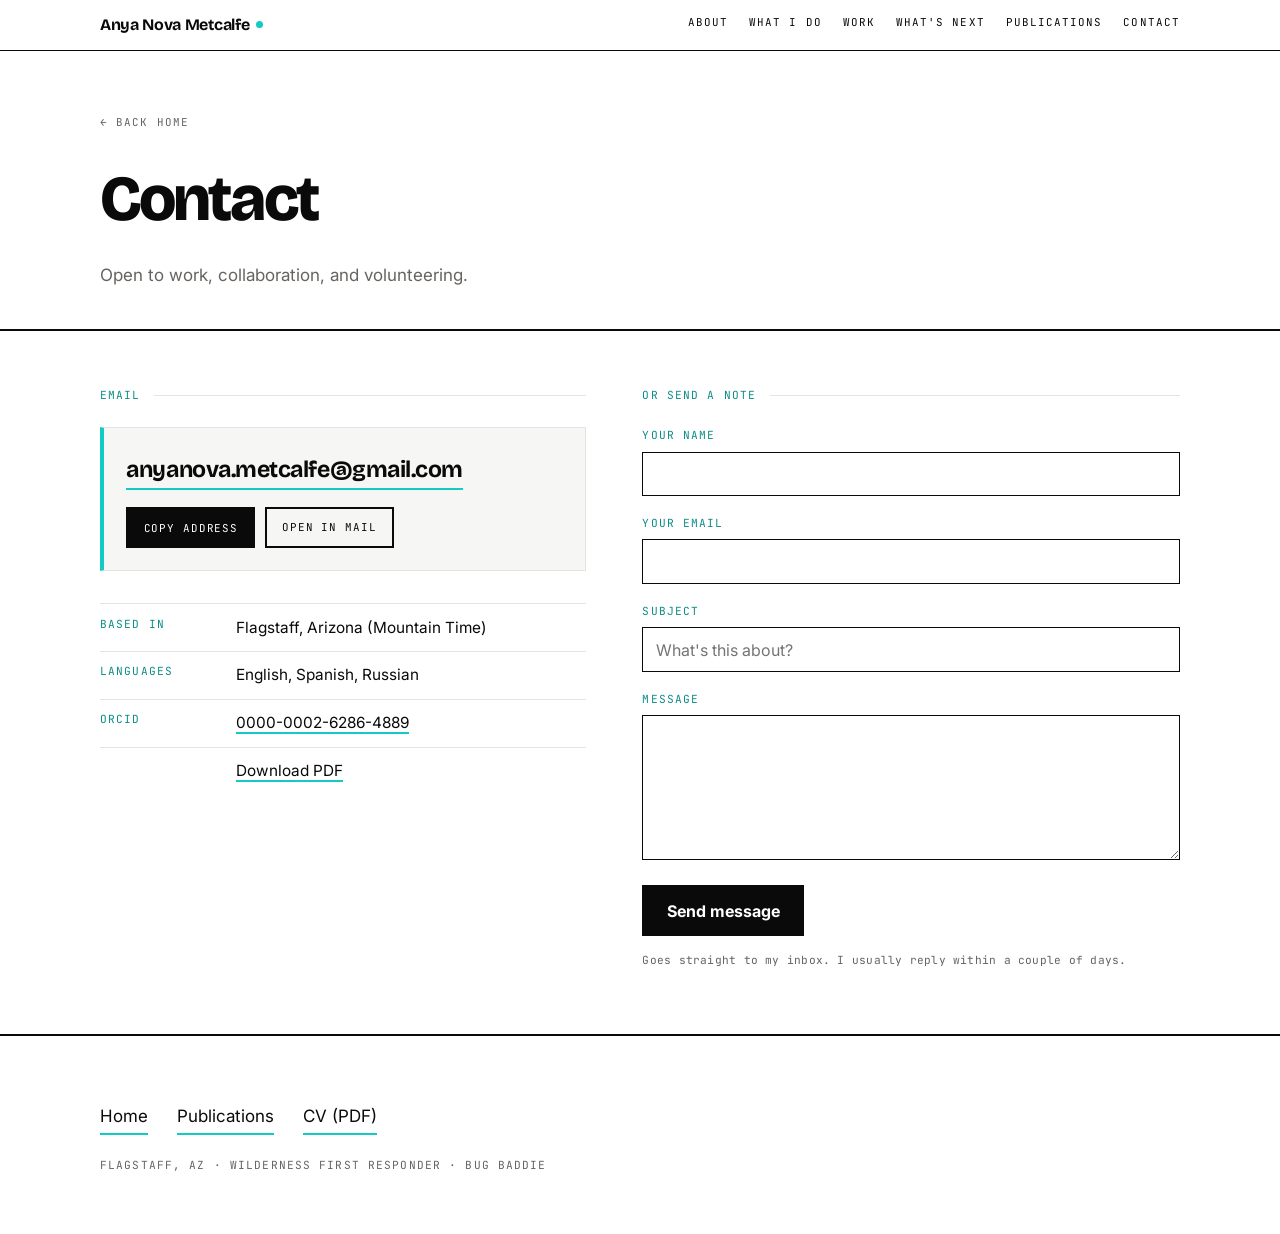
<file: contact.html>
<!DOCTYPE html>
<html lang="en">
<head>
  <meta charset="UTF-8">
  <meta name="viewport" content="width=device-width, initial-scale=1.0">
  <title>Contact — Anya Nova Metcalfe</title>
  <meta name="description" content="Get in touch with Anya Nova Metcalfe, ecologist and science communicator based in Flagstaff, Arizona.">
  <meta name="author" content="Anya Nova Metcalfe">

  <link rel="preconnect" href="https://fonts.googleapis.com">
  <link rel="preconnect" href="https://fonts.gstatic.com" crossorigin>
  <link href="https://fonts.googleapis.com/css2?family=Bricolage+Grotesque:opsz,wght@12..96,300;12..96,700;12..96,800&family=Inter:wght@400;500;600;700&family=JetBrains+Mono:wght@400;500&display=swap" rel="stylesheet">
  <link rel="stylesheet" href="style.css">
</head>
<body>

  <div class="topbar">
    <div class="wrap">
      <a class="brandmark" href="index.html">Anya&nbsp;Nova&nbsp;Metcalfe</a>
      <nav class="navlinks">
        <a href="index.html#about">About</a>
        <a href="index.html#what">What I do</a>
        <a href="index.html#work">Work</a>
        <a href="index.html#next">What&#39;s next</a>
        <a href="publications.html">Publications</a>
        <a href="contact.html">Contact</a>
      </nav>
    </div>
  </div>

  <header class="pub-hero">
    <div class="wrap">
      <a class="back-link" href="index.html">&larr; Back home</a>
      <h1>Contact</h1>
      <p>Open to work, collaboration, and volunteering.</p>
    </div>
  </header>

  <section class="contact-page">
    <div class="wrap contact-grid">

      <!-- ---------- direct email, easy to grab ---------- -->
      <div class="contact-direct">
        <p class="section-label mono">Email</p>
        <div class="email-card">
          <a class="email-big" href="mailto:anyanova.metcalfe@gmail.com">anyanova.metcalfe@gmail.com</a>
          <div class="email-actions">
            <button type="button" id="copyBtn" class="btn-copy mono">Copy address</button>
            <a class="btn-mail mono" href="mailto:anyanova.metcalfe@gmail.com">Open in mail</a>
          </div>
        </div>

        <dl class="detail-list">
          <div><dt class="mono">Based in</dt><dd>Flagstaff, Arizona (Mountain Time)</dd></div>
          <div><dt class="mono">Languages</dt><dd>English, Spanish, Russian</dd></div>
          <div><dt class="mono">ORCID</dt><dd><a href="https://orcid.org/0000-0002-6286-4889">0000-0002-6286-4889</a></dd></div>
          <div><dt class="mono"></dt><dd><a href="Anya Metcalfe CV.pdf" download>Download PDF</a></dd></div>
        </dl>
      </div>

      <!-- ---------- form ---------- -->
      <div class="contact-form-col">
        <p class="section-label mono">Or send a note</p>

        <!-- NOTE FOR ANYA: this form needs a free Formspree account to actually deliver mail.
             1. Sign up at formspree.io with anyanova.metcalfe@gmail.com
             2. Create a new form, copy the endpoint it gives you (looks like https://formspree.io/f/abcdwxyz)
             3. Paste it into the action="" below, replacing YOUR_FORM_ID
             Until you do that, the form will not send. The email above still works regardless. -->
        <form class="contact-form" action="https://formspree.io/f/xbdngqke" method="POST">
          <label class="mono" for="name">Your name</label>
          <input type="text" id="name" name="name" required autocomplete="name">

          <label class="mono" for="email">Your email</label>
          <input type="email" id="email" name="email" required autocomplete="email">

          <label class="mono" for="subject">Subject</label>
          <input type="text" id="subject" name="_subject" placeholder="What&#39;s this about?">

          <label class="mono" for="message">Message</label>
          <textarea id="message" name="message" rows="6" required></textarea>

          <button type="submit" class="btn-send">Send message</button>
          <p class="form-note mono">Goes straight to my inbox. I usually reply within a couple of days.</p>
        </form>
      </div>

    </div>
  </section>

  <footer>
    <div class="wrap">
      <div class="contact-links">
        <a href="index.html">Home</a>
        <a href="publications.html">Publications</a>
        <a href="Anya Metcalfe CV.pdf" download>CV (PDF)</a>
      </div>
      <p class="footer-note mono">Flagstaff, AZ &middot; Wilderness First Responder &middot; Bug Baddie</p>
    </div>
  </footer>

  <script>
    var btn = document.getElementById('copyBtn');
    btn.addEventListener('click', function () {
      navigator.clipboard.writeText('anyanova.metcalfe@gmail.com').then(function () {
        btn.textContent = 'Copied';
        setTimeout(function () { btn.textContent = 'Copy address'; }, 1800);
      }, function () {
        btn.textContent = 'Press Ctrl+C';
      });
    });
  </script>

</body>
</html>
</file>
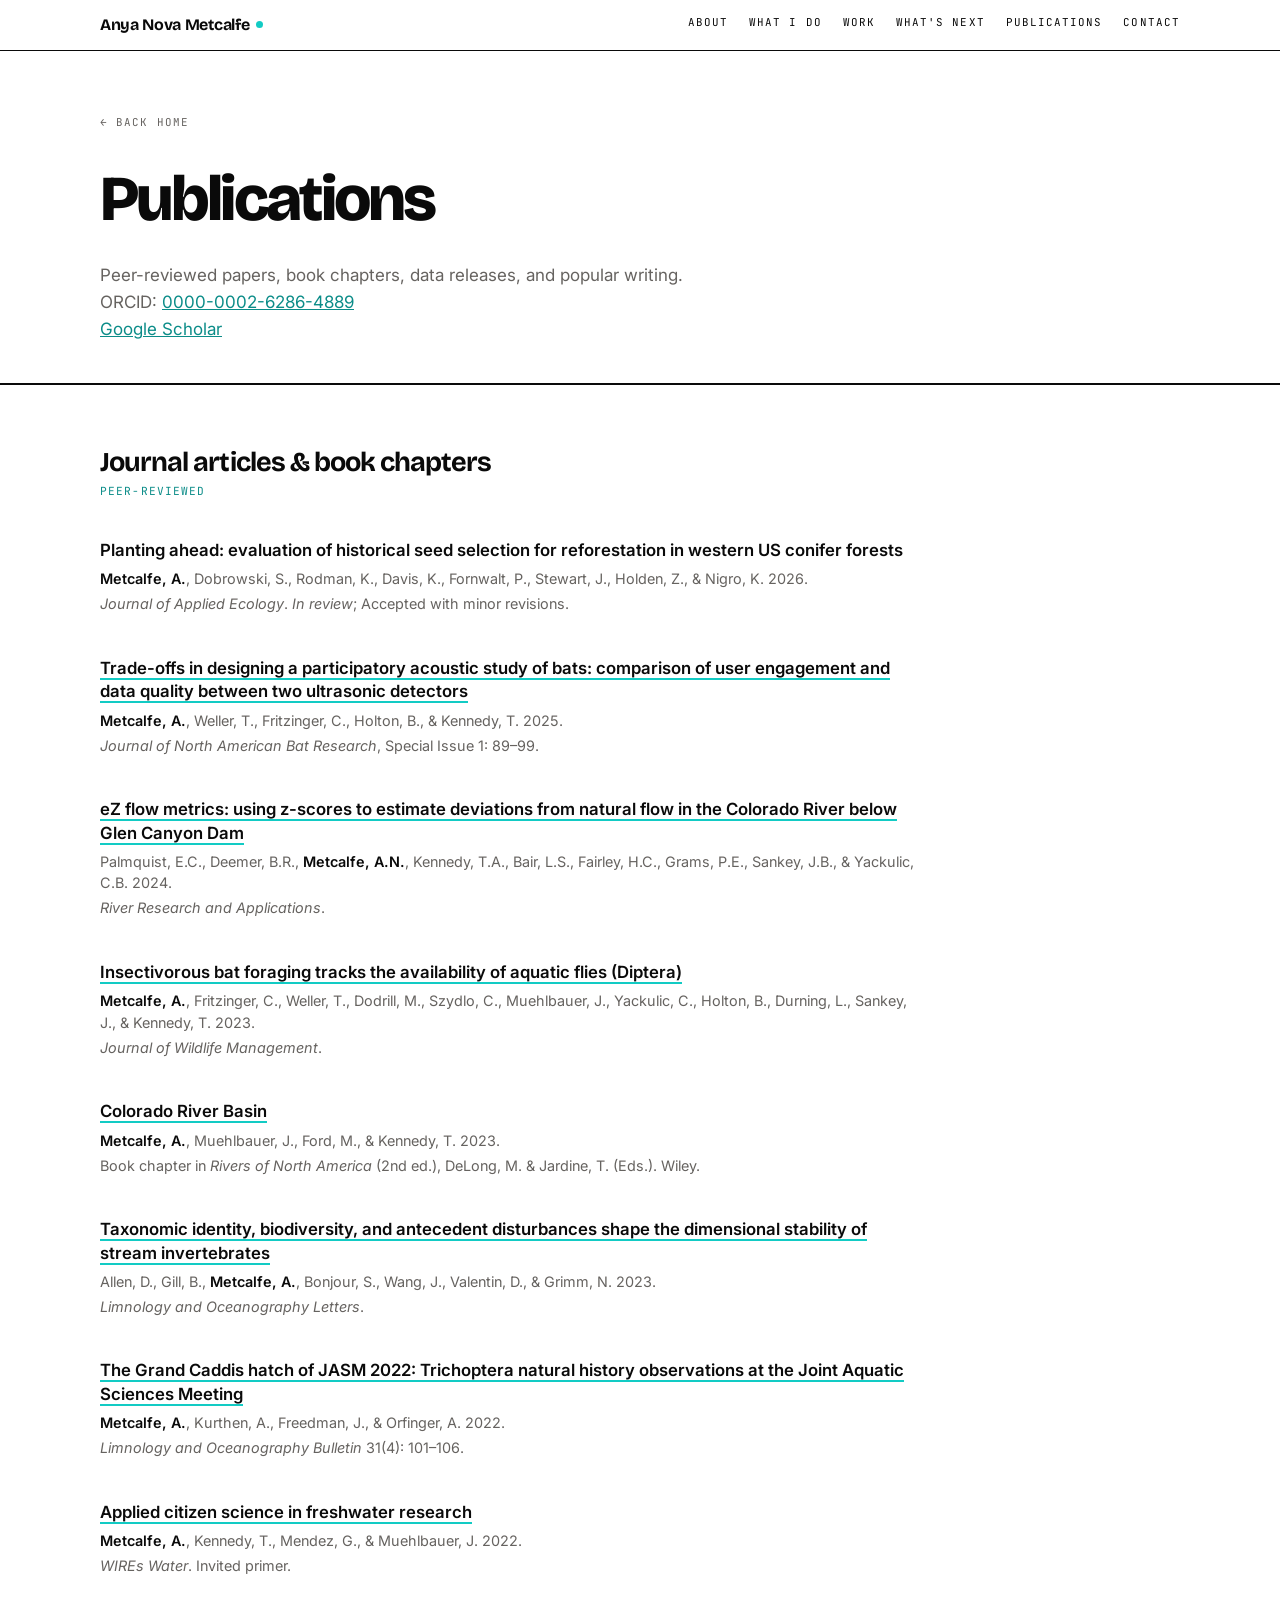
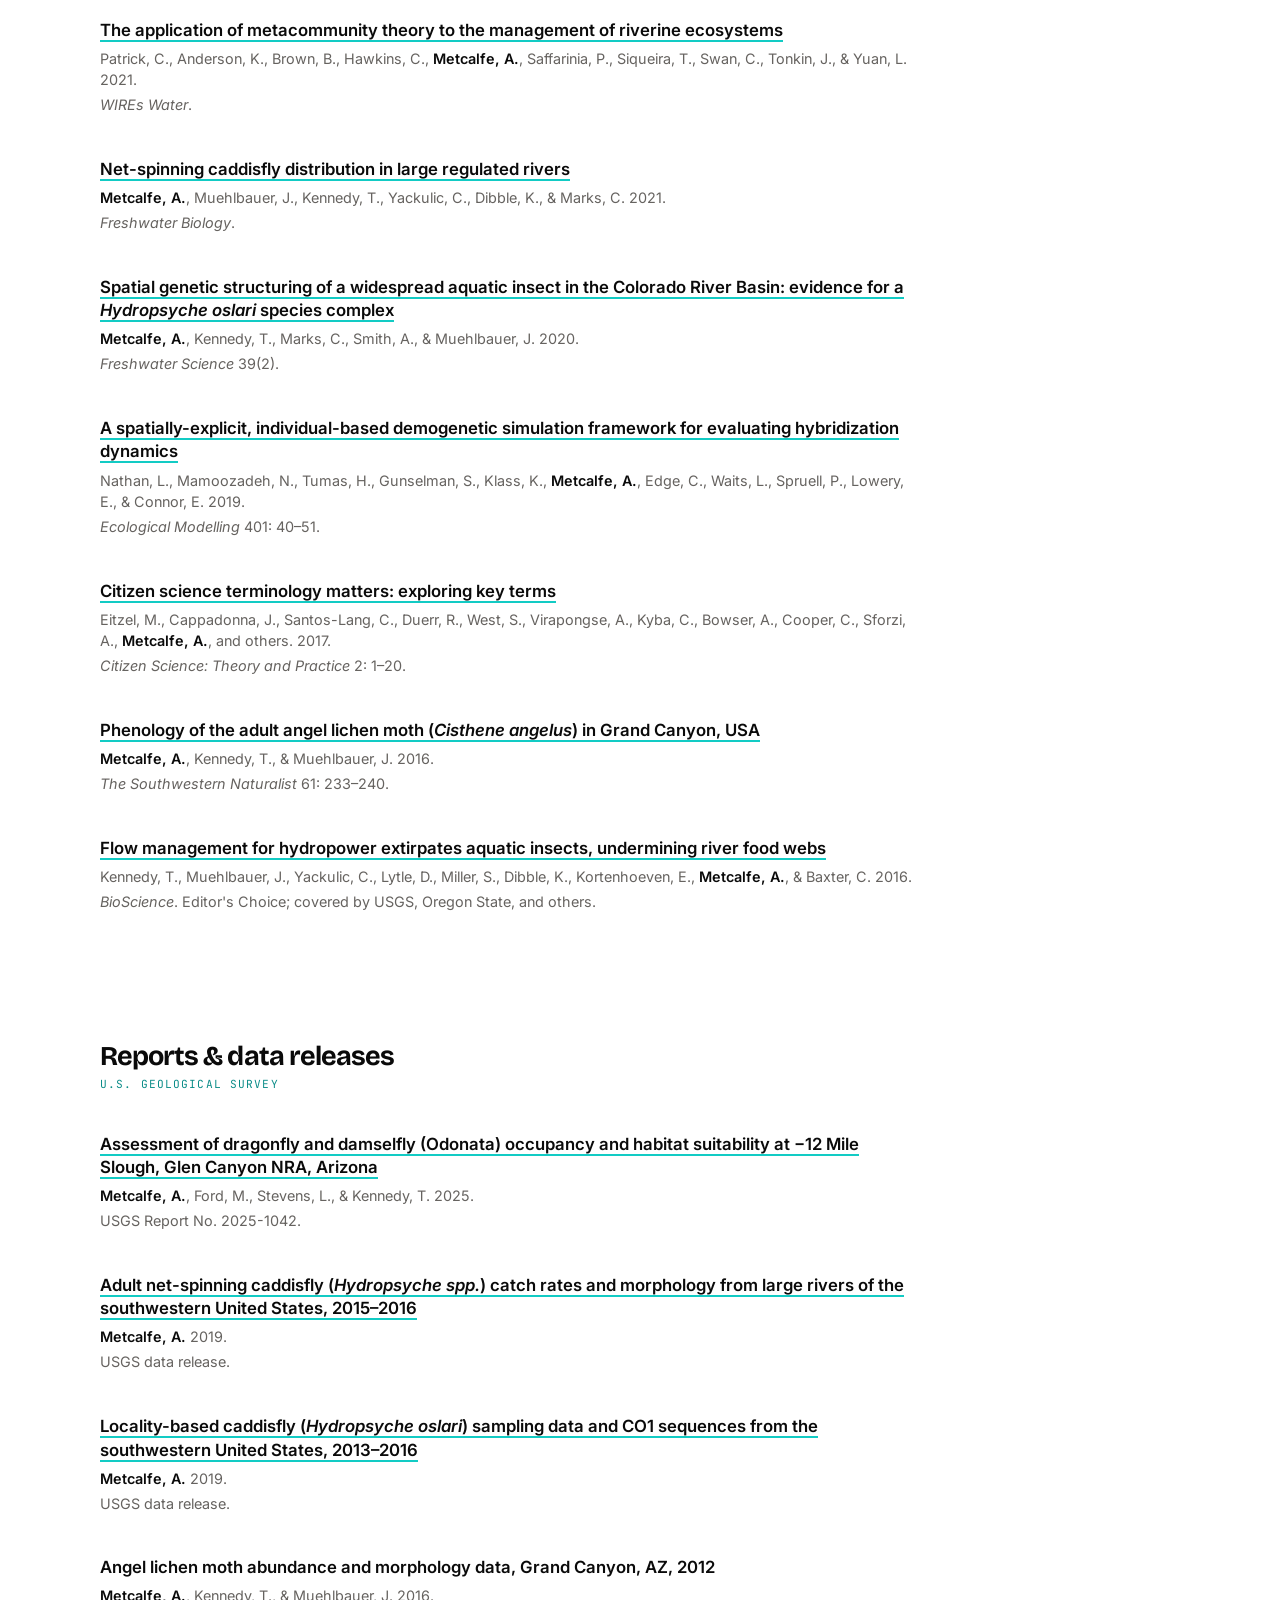
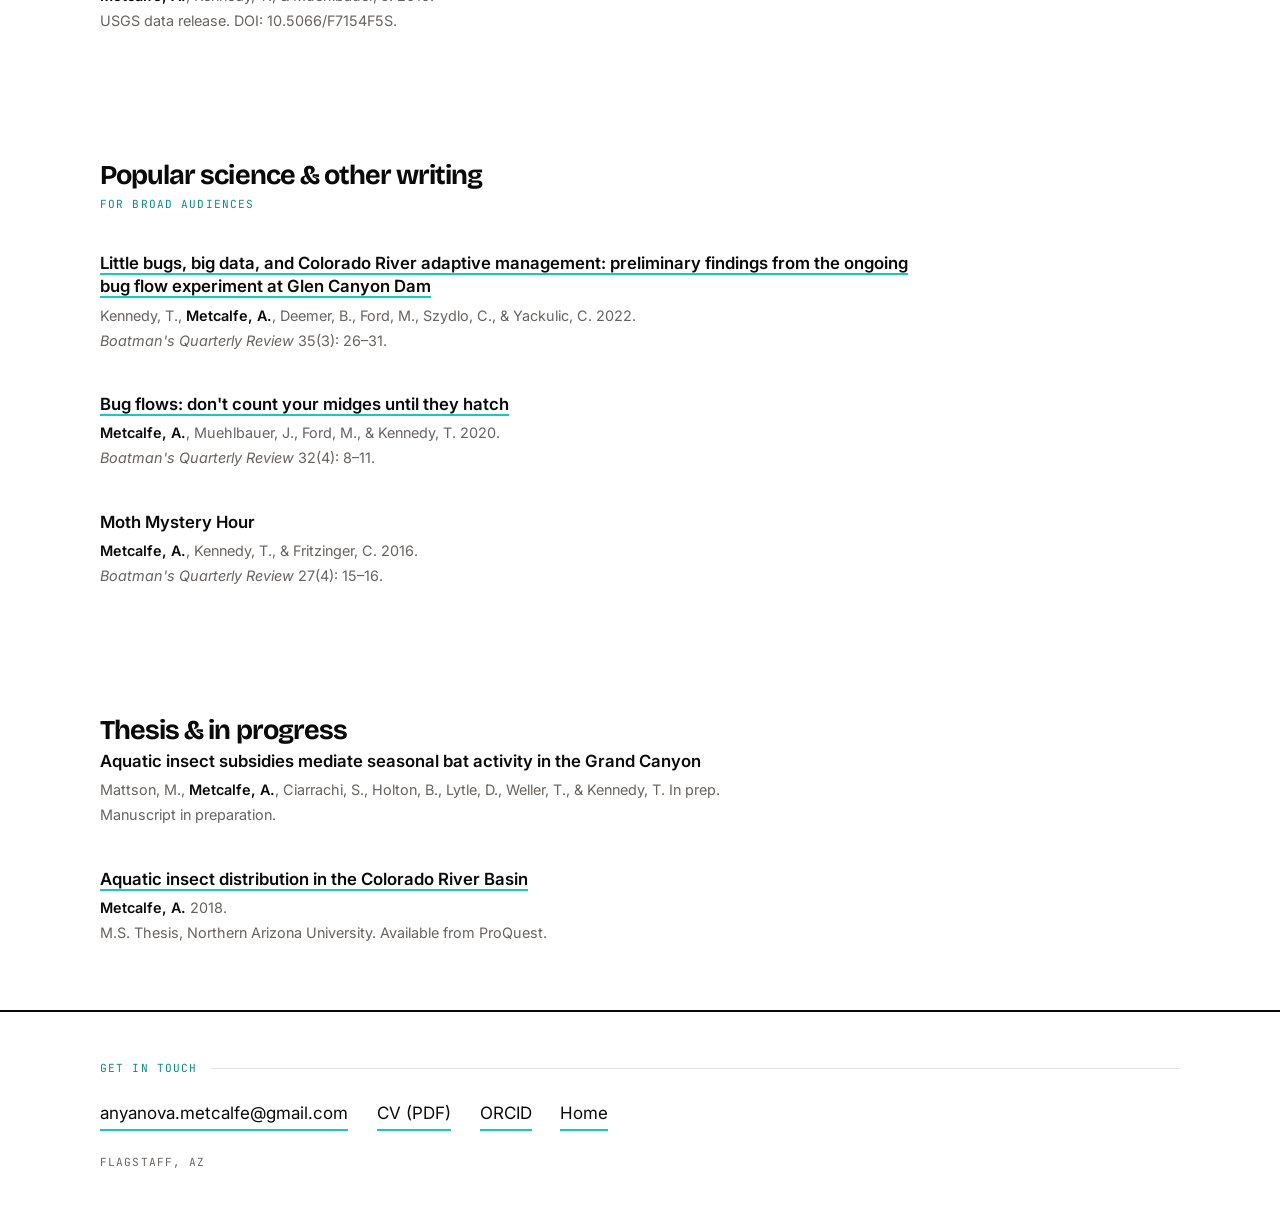
<file: publications.html>
<!DOCTYPE html>
<html lang="en">
<head>
  <meta charset="UTF-8">
  <meta name="viewport" content="width=device-width, initial-scale=1.0">
  <title>Publications — Anya Nova Metcalfe</title>
  <meta name="description" content="Peer-reviewed publications, data releases, and popular science writing by Anya Nova Metcalfe.">
  <meta name="author" content="Anya Nova Metcalfe">

  <link rel="preconnect" href="https://fonts.googleapis.com">
  <link rel="preconnect" href="https://fonts.gstatic.com" crossorigin>
  <link href="https://fonts.googleapis.com/css2?family=Bricolage+Grotesque:opsz,wght@12..96,300;12..96,700;12..96,800&family=Inter:wght@400;500;600;700&family=JetBrains+Mono:wght@400;500&display=swap" rel="stylesheet">
  <link rel="stylesheet" href="style.css">
</head>
<body>

  <div class="topbar">
    <div class="wrap">
      <a class="brandmark" href="index.html">Anya&nbsp;Nova&nbsp;Metcalfe</a>
      <nav class="navlinks">
        <a href="index.html#about">About</a>
        <a href="index.html#what">What I do</a>
        <a href="index.html#work">Work</a>
        <a href="index.html#next">What&#39;s next</a>
        <a href="publications.html">Publications</a>
        <a href="contact.html">Contact</a>
      </nav>
    </div>
  </div>

  <header class="pub-hero">
    <div class="wrap">
      <a class="back-link" href="index.html">&larr; Back home</a>
      <h1>Publications</h1>
      <p>Peer-reviewed papers, book chapters, data releases, and popular writing. </p>
      <p>ORCID: <a href="https://orcid.org/0000-0002-6286-4889" style="color:var(--turq-deep);">0000-0002-6286-4889</a></p>
      <p><a href="https://scholar.google.com/citations?user=mArWn1AAAAAJ&hl=en" style="color:var(--turq-deep);">Google Scholar</a></p>
    </div>
  </header>

  <!-- ===== JOURNAL ARTICLES & BOOK CHAPTERS ===== -->
  <section class="pub-group">
    <div class="wrap">
      <h2>Journal articles &amp; book chapters</h2>
      <p class="count mono">Peer-reviewed</p>
      <div class="pub-list">

        <div class="pub">
          <p class="ptitle">Planting ahead: evaluation of historical seed selection for reforestation in western US conifer forests</p>
          <p class="pauthors"><b>Metcalfe, A.</b>, Dobrowski, S., Rodman, K., Davis, K., Fornwalt, P., Stewart, J., Holden, Z., &amp; Nigro, K. 2026.</p>
          <p class="pmeta"><span class="sp">Journal of Applied Ecology</span>. <i>In review</i>; Accepted with minor revisions.</p>
        </div>

        <div class="pub">
          <p class="ptitle"><a href="https://www.usgs.gov/publications/trade-offs-designing-a-participatory-acoustic-study-bats-comparison-user-engagement">Trade-offs in designing a participatory acoustic study of bats: comparison of user engagement and data quality between two ultrasonic detectors</a></p>
          <p class="pauthors"><b>Metcalfe, A.</b>, Weller, T., Fritzinger, C., Holton, B., &amp; Kennedy, T. 2025.</p>
          <p class="pmeta"><span class="sp">Journal of North American Bat Research</span>, Special Issue 1: 89&ndash;99.</p>
        </div>

        <div class="pub">
          <p class="ptitle"><a href="https://pubs.usgs.gov/publication/70258803">eZ flow metrics: using z-scores to estimate deviations from natural flow in the Colorado River below Glen Canyon Dam</a></p>
          <p class="pauthors">Palmquist, E.C., Deemer, B.R., <b>Metcalfe, A.N.</b>, Kennedy, T.A., Bair, L.S., Fairley, H.C., Grams, P.E., Sankey, J.B., &amp; Yackulic, C.B. 2024.</p>
          <p class="pmeta"><span class="sp">River Research and Applications</span>.</p>
        </div>

        <div class="pub">
          <p class="ptitle"><a href="https://www.usgs.gov/publications/insectivorous-bat-foraging-tracks-availability-aquatic-flies-diptera">Insectivorous bat foraging tracks the availability of aquatic flies (Diptera)</a></p>
          <p class="pauthors"><b>Metcalfe, A.</b>, Fritzinger, C., Weller, T., Dodrill, M., Szydlo, C., Muehlbauer, J., Yackulic, C., Holton, B., Durning, L., Sankey, J., &amp; Kennedy, T. 2023.</p>
          <p class="pmeta"><span class="sp">Journal of Wildlife Management</span>.</p>
        </div>

        <div class="pub">
          <p class="ptitle"><a href="https://www.usgs.gov/publications/colorado-river-basin">Colorado River Basin</a></p>
          <p class="pauthors"><b>Metcalfe, A.</b>, Muehlbauer, J., Ford, M., &amp; Kennedy, T. 2023.</p>
          <p class="pmeta">Book chapter in <span class="sp">Rivers of North America</span> (2nd ed.), DeLong, M. &amp; Jardine, T. (Eds.). Wiley.</p>
        </div>

        <div class="pub">
          <p class="ptitle"><a href="https://www.usgs.gov/publications/taxonomic-identity-biodiversity-and-antecedent-disturbances-shape-dimensional">Taxonomic identity, biodiversity, and antecedent disturbances shape the dimensional stability of stream invertebrates</a></p>
          <p class="pauthors">Allen, D., Gill, B., <b>Metcalfe, A.</b>, Bonjour, S., Wang, J., Valentin, D., &amp; Grimm, N. 2023.</p>
          <p class="pmeta"><span class="sp">Limnology and Oceanography Letters</span>.</p>
        </div>

        <div class="pub">
          <p class="ptitle"><a href="https://www.usgs.gov/publications/grand-caddis-hatch-jasm-2022-trichoptera-natural-history-observations-joint-aquatic">The Grand Caddis hatch of JASM 2022: Trichoptera natural history observations at the Joint Aquatic Sciences Meeting</a></p>
          <p class="pauthors"><b>Metcalfe, A.</b>, Kurthen, A., Freedman, J., &amp; Orfinger, A. 2022.</p>
          <p class="pmeta"><span class="sp">Limnology and Oceanography Bulletin</span> 31(4): 101&ndash;106.</p>
        </div>

        <div class="pub">
          <p class="ptitle"><a href="https://www.usgs.gov/publications/applied-citizen-science-freshwater-research">Applied citizen science in freshwater research</a></p>
          <p class="pauthors"><b>Metcalfe, A.</b>, Kennedy, T., Mendez, G., &amp; Muehlbauer, J. 2022.</p>
          <p class="pmeta"><span class="sp">WIREs Water</span>. Invited primer.</p>
        </div>

        <div class="pub">
          <p class="ptitle"><a href="https://www.usgs.gov/publications/application-metacommunity-theory-management-riverine-ecosystems">The application of metacommunity theory to the management of riverine ecosystems</a></p>
          <p class="pauthors">Patrick, C., Anderson, K., Brown, B., Hawkins, C., <b>Metcalfe, A.</b>, Saffarinia, P., Siqueira, T., Swan, C., Tonkin, J., &amp; Yuan, L. 2021.</p>
          <p class="pmeta"><span class="sp">WIREs Water</span>.</p>
        </div>

        <div class="pub">
          <p class="ptitle"><a href="https://www.usgs.gov/publications/net-spinning-caddisfly-distribution-large-regulated-rivers">Net-spinning caddisfly distribution in large regulated rivers</a></p>
          <p class="pauthors"><b>Metcalfe, A.</b>, Muehlbauer, J., Kennedy, T., Yackulic, C., Dibble, K., &amp; Marks, C. 2021.</p>
          <p class="pmeta"><span class="sp">Freshwater Biology</span>.</p>
        </div>

        <div class="pub">
          <p class="ptitle"><a href="https://www.usgs.gov/publications/spatial-population-structure-a-widespread-aquatic-insect-colorado-river-basin-evidence">Spatial genetic structuring of a widespread aquatic insect in the Colorado River Basin: evidence for a <span class="sp">Hydropsyche oslari</span> species complex</a></p>
          <p class="pauthors"><b>Metcalfe, A.</b>, Kennedy, T., Marks, C., Smith, A., &amp; Muehlbauer, J. 2020.</p>
          <p class="pmeta"><span class="sp">Freshwater Science</span> 39(2).</p>
        </div>

        <div class="pub">
          <p class="ptitle"><a href="https://doi.org/10.1016/j.ecolmodel.2019.03.002">A spatially-explicit, individual-based demogenetic simulation framework for evaluating hybridization dynamics</a></p>
          <p class="pauthors">Nathan, L., Mamoozadeh, N., Tumas, H., Gunselman, S., Klass, K., <b>Metcalfe, A.</b>, Edge, C., Waits, L., Spruell, P., Lowery, E., &amp; Connor, E. 2019.</p>
          <p class="pmeta"><span class="sp">Ecological Modelling</span> 401: 40&ndash;51.</p>
        </div>

        <div class="pub">
          <p class="ptitle"><a href="https://theoryandpractice.citizenscienceassociation.org/articles/10.5334/cstp.96">Citizen science terminology matters: exploring key terms</a></p>
          <p class="pauthors">Eitzel, M., Cappadonna, J., Santos-Lang, C., Duerr, R., West, S., Virapongse, A., Kyba, C., Bowser, A., Cooper, C., Sforzi, A., <b>Metcalfe, A.</b>, and others. 2017.</p>
          <p class="pmeta"><span class="sp">Citizen Science: Theory and Practice</span> 2: 1&ndash;20.</p>
        </div>

        <div class="pub">
          <p class="ptitle"><a href="https://www.usgs.gov/publications/phenology-adult-angel-lichen-moth-cisthene-angelus-grand-canyon-usa">Phenology of the adult angel lichen moth (<span class="sp">Cisthene angelus</span>) in Grand Canyon, USA</a></p>
          <p class="pauthors"><b>Metcalfe, A.</b>, Kennedy, T., &amp; Muehlbauer, J. 2016.</p>
          <p class="pmeta"><span class="sp">The Southwestern Naturalist</span> 61: 233&ndash;240.</p>
        </div>

        <div class="pub">
          <p class="ptitle"><a href="https://www.usgs.gov/publications/flow-management-hydropower-extirpates-aquatic-insects-undermining-river-food-webs">Flow management for hydropower extirpates aquatic insects, undermining river food webs</a></p>
          <p class="pauthors">Kennedy, T., Muehlbauer, J., Yackulic, C., Lytle, D., Miller, S., Dibble, K., Kortenhoeven, E., <b>Metcalfe, A.</b>, &amp; Baxter, C. 2016.</p>
          <p class="pmeta"><span class="sp">BioScience</span>. Editor&#39;s Choice; covered by USGS, Oregon State, and others.</p>
        </div>

      </div>
    </div>
  </section>

  <!-- ===== REPORTS & DATA RELEASES ===== -->
  <section class="pub-group">
    <div class="wrap">
      <h2>Reports &amp; data releases</h2>
      <p class="count mono">U.S. Geological Survey</p>
      <div class="pub-list">

        <div class="pub">
          <p class="ptitle"><a href="https://www.usgs.gov/publications/assessment-dragonfly-and-damselfly-odonata-occupancy-and-habitat-suitability-12-mile">Assessment of dragonfly and damselfly (Odonata) occupancy and habitat suitability at &minus;12 Mile Slough, Glen Canyon NRA, Arizona</a></p>
          <p class="pauthors"><b>Metcalfe, A.</b>, Ford, M., Stevens, L., &amp; Kennedy, T. 2025.</p>
          <p class="pmeta">USGS Report No. 2025-1042.</p>
        </div>

        <div class="pub">
          <p class="ptitle"><a href="https://www.usgs.gov/data/adult-net-spinning-caddisfly-hydropsyche-spp-catch-rates-and-morphology-large-rivers">Adult net-spinning caddisfly (<span class="sp">Hydropsyche spp.</span>) catch rates and morphology from large rivers of the southwestern United States, 2015&ndash;2016</a></p>
          <p class="pauthors"><b>Metcalfe, A.</b> 2019.</p>
          <p class="pmeta">USGS data release.</p>
        </div>

        <div class="pub">
          <p class="ptitle"><a href="https://www.usgs.gov/data/locality-based-caddisfly-hydropsyche-oslari-sampling-data-and-co1-sequences-southwestern">Locality-based caddisfly (<span class="sp">Hydropsyche oslari</span>) sampling data and CO1 sequences from the southwestern United States, 2013&ndash;2016</a></p>
          <p class="pauthors"><b>Metcalfe, A.</b> 2019.</p>
          <p class="pmeta">USGS data release.</p>
        </div>

        <div class="pub">
          <p class="ptitle">Angel lichen moth abundance and morphology data, Grand Canyon, AZ, 2012</p>
          <p class="pauthors"><b>Metcalfe, A.</b>, Kennedy, T., &amp; Muehlbauer, J. 2016.</p>
          <p class="pmeta">USGS data release. DOI: 10.5066/F7154F5S.</p>
        </div>

      </div>
    </div>
  </section>

  <!-- ===== POPULAR SCIENCE & OTHER WRITING ===== -->
  <section class="pub-group">
    <div class="wrap">
      <h2>Popular science &amp; other writing</h2>
      <p class="count mono">For broad audiences</p>
      <div class="pub-list">

        <div class="pub">
          <p class="ptitle"><a href="https://www.usgs.gov/publications/little-bugs-big-data-and-colorado-river-adaptive-management-preliminary-findings">Little bugs, big data, and Colorado River adaptive management: preliminary findings from the ongoing bug flow experiment at Glen Canyon Dam</a></p>
          <p class="pauthors">Kennedy, T., <b>Metcalfe, A.</b>, Deemer, B., Ford, M., Szydlo, C., &amp; Yackulic, C. 2022.</p>
          <p class="pmeta"><span class="sp">Boatman&#39;s Quarterly Review</span> 35(3): 26&ndash;31.</p>
        </div>

        <div class="pub">
          <p class="ptitle"><a href="https://www.usgs.gov/publications/bug-flows-dont-count-your-midges-until-they-hatch">Bug flows: don&#39;t count your midges until they hatch</a></p>
          <p class="pauthors"><b>Metcalfe, A.</b>, Muehlbauer, J., Ford, M., &amp; Kennedy, T. 2020.</p>
          <p class="pmeta"><span class="sp">Boatman&#39;s Quarterly Review</span> 32(4): 8&ndash;11.</p>
        </div>

        <div class="pub">
          <p class="ptitle">Moth Mystery Hour</p>
          <p class="pauthors"><b>Metcalfe, A.</b>, Kennedy, T., &amp; Fritzinger, C. 2016.</p>
          <p class="pmeta"><span class="sp">Boatman&#39;s Quarterly Review</span> 27(4): 15&ndash;16.</p>
        </div>

      </div>
    </div>
  </section>

  <!-- ===== THESIS & IN PROGRESS ===== -->
  <section class="pub-group">
    <div class="wrap">
      <h2>Thesis &amp; in progress</h2>
      <div class="pub-list">

        <div class="pub">
          <p class="ptitle">Aquatic insect subsidies mediate seasonal bat activity in the Grand Canyon</p>
          <p class="pauthors">Mattson, M., <b>Metcalfe, A.</b>, Ciarrachi, S., Holton, B., Lytle, D., Weller, T., &amp; Kennedy, T. In prep.</p>
          <p class="pmeta">Manuscript in preparation.</p>
        </div>

        <div class="pub">
          <p class="ptitle"><a href="https://search.proquest.com/docview/2051910485">Aquatic insect distribution in the Colorado River Basin</a></p>
          <p class="pauthors"><b>Metcalfe, A.</b> 2018.</p>
          <p class="pmeta">M.S. Thesis, Northern Arizona University. Available from ProQuest.</p>
        </div>

      </div>
    </div>
  </section>

  <footer>
    <div class="wrap">
      <p class="section-label mono">Get in touch</p>
      <div class="contact-links">
        <a href="mailto:anyanova.metcalfe@gmail.com">anyanova.metcalfe@gmail.com</a>
        <a href="Anya_Metcalfe_CV.pdf" download>CV (PDF)</a>
        <a href="https://orcid.org/0000-0002-6286-4889">ORCID</a>
        <a href="index.html">Home</a>
      </div>
      <p class="footer-note mono">Flagstaff, AZ</p>
    </div>
  </footer>

</body>
</html>
</file>
<file: style.css>
/* =========================================================
   Anya Nova Metcalfe — personal site
   Black on white, turquoise accent.
   ========================================================= */

:root {
  --ink:      #0a0a0a;
  --paper:    #ffffff;
  --grey:     #666360;
  --rule:     #e3e3e1;
  --wash:     #f6f6f5;
  --turq:     #12cbc4;
  --turq-deep:#0b8c88;

  --display: "Bricolage Grotesque", system-ui, sans-serif;
  --body:    "Inter", system-ui, sans-serif;
  --mono:    "JetBrains Mono", ui-monospace, monospace;
}

* { box-sizing: border-box; }
html { scroll-behavior: smooth; }

body {
  margin: 0;
  background: var(--paper);
  color: var(--ink);
  font-family: var(--body);
  font-size: 17px;
  line-height: 1.6;
  -webkit-font-smoothing: antialiased;
}

.wrap { width: min(1080px, 90vw); margin-inline: auto; }
a { color: inherit; }

.mono {
  font-family: var(--mono);
  font-size: 0.7rem;
  letter-spacing: 0.1em;
  text-transform: uppercase;
}
.sp { font-style: italic; }

/* turquoise keyword emphasis */
.key { color: var(--turq-deep); font-weight: 700; }

/* ---------- top nav ---------- */
.topbar {
  position: sticky; top: 0; z-index: 20;
  background: rgba(255,255,255,0.92);
  backdrop-filter: blur(8px);
  border-bottom: 1px solid var(--ink);
}
.topbar .wrap {
  display: flex; align-items: center; justify-content: space-between;
  padding: 0.75rem 0; gap: 1rem;
}
.brandmark {
  font-family: var(--display);
  font-weight: 700;
  font-size: 1rem;
  letter-spacing: -0.02em;
  text-decoration: none;
}
.brandmark::after {
  content: "";
  display: inline-block;
  width: 7px; height: 7px;
  background: var(--turq);
  border-radius: 50%;
  margin-left: 0.4rem;
  vertical-align: 0.1em;
}
.navlinks { display: flex; gap: 1.3rem; flex-wrap: wrap; }
.navlinks a {
  font-family: var(--mono);
  font-size: 0.68rem;
  letter-spacing: 0.1em;
  text-transform: uppercase;
  text-decoration: none;
  padding-bottom: 3px;
  border-bottom: 2px solid transparent;
  transition: border-color 0.15s;
}
.navlinks a:hover { border-color: var(--turq); }

/* ---------- hero ---------- */
.hero { padding: 5rem 0 3rem; }
.hero .wrap {
  display: grid;
  grid-template-columns: 1.45fr 0.85fr;
  gap: 3.5rem;
  align-items: center;
}
@media (max-width: 820px){
  .hero .wrap { grid-template-columns: 1fr; gap: 2.5rem; }
  .hero { padding: 3rem 0 2rem; }
}

.eyebrow {
  display: inline-flex; align-items: center; gap: 0.55rem;
  color: var(--turq-deep);
  margin: 0 0 1.4rem;
}
.eyebrow::before {
  content: "";
  width: 28px; height: 2px;
  background: var(--turq);
}

.hero h1 {
  font-family: var(--display);
  font-weight: 800;
  font-size: clamp(3rem, 8vw, 5.6rem);
  line-height: 0.9;
  letter-spacing: -0.045em;
  margin: 0 0 1.4rem;
}

.hero-sub {
  font-size: clamp(1.15rem, 2.2vw, 1.4rem);
  line-height: 1.4;
  max-width: 34ch;
  margin: 0 0 1.6rem;
  font-weight: 500;
}
.hero-fine { color: var(--grey); max-width: 54ch; margin: 0 0 2rem; font-size: 0.98rem; line-height: 1.55; }

.hero-actions { display: flex; flex-wrap: wrap; gap: 0.7rem; margin: 0 0 2rem; }
.btn-cv, .btn-ghost {
  text-decoration: none;
  padding: 0.75rem 1.2rem;
  border: 2px solid var(--ink);
  transition: background 0.15s, color 0.15s;
}
.btn-cv { background: var(--ink); color: #fff; }
.btn-cv:hover { background: var(--turq); border-color: var(--turq); color: var(--ink); }
.btn-ghost { background: transparent; color: var(--ink); }
.btn-ghost:hover { background: var(--turq); border-color: var(--turq); }

.hero-meta { display: flex; flex-wrap: wrap; gap: 0.4rem 1.3rem; color: var(--grey); }

/* portrait with offset turquoise block */
.portrait { position: relative; }
.portrait::before {
  content: "";
  position: absolute;
  inset: 14px -14px -14px 14px;
  background: var(--turq);
  z-index: 0;
}
.portrait img {
  position: relative; z-index: 1;
  display: block; width: 100%; height: auto;
  filter: none;
  transition: filter 0.5s ease;
}
@media (hover: hover) and (pointer: fine) {
  .portrait img { filter: grayscale(100%) contrast(1.08); }
  .portrait:hover img { filter: none; }
}
.portrait figcaption {
  position: relative; z-index: 1;
  color: var(--grey);
  padding-top: 0.7rem;
}

/* ---------- stat rail ---------- */
.rail {
  border-top: 2px solid var(--ink);
  border-bottom: 1px solid var(--rule);
}
.rail .wrap {
  display: grid;
  grid-template-columns: repeat(4, 1fr);
  gap: 1.5rem;
  padding: 1.5rem 0;
}
@media (max-width: 720px){ .rail .wrap { grid-template-columns: repeat(2, 1fr); } }
.stat b {
  display: block;
  font-family: var(--display);
  font-weight: 700;
  font-size: 1.6rem;
  letter-spacing: -0.03em;
  line-height: 1;
}
.stat span { display: block; color: var(--grey); margin-top: 0.35rem; }

/* ---------- sections ---------- */
section { padding: 4.5rem 0; }
.section-label {
  color: var(--turq-deep);
  margin: 0 0 1.4rem;
  display: flex; align-items: center; gap: 0.85rem;
}
.section-label::after { content: ""; flex: 1; height: 1px; background: var(--rule); }

h2 {
  font-family: var(--display);
  font-weight: 700;
  font-size: clamp(2rem, 4.5vw, 3rem);
  line-height: 1;
  letter-spacing: -0.035em;
  margin: 0 0 1.4rem;
}
.lede { font-size: 1.25rem; line-height: 1.5; max-width: 58ch; font-weight: 500; }
.prose p { max-width: 60ch; }
.prose p + p { margin-top: 1rem; }

/* about */
.about { display: grid; grid-template-columns: 1fr 1fr; gap: 3rem; }
@media (max-width: 760px){ .about { grid-template-columns: 1fr; gap: 1.5rem; } }

/* wide about photo, full bleed */
.about-photo { margin: 3.5rem 0 0; }
.about-photo img {
  display: block;
  width: 100%;
  height: auto;
  max-height: 62vh;
  object-fit: cover;
  border-top: 3px solid var(--turq);
  border-bottom: 3px solid var(--turq);
  filter: none;
  transition: filter 0.5s ease;
}
@media (hover: hover) and (pointer: fine) {
  .about-photo img { filter: grayscale(100%) contrast(1.06); }
  .about-photo:hover img { filter: none; }
}
.about-photo figcaption {
  color: var(--grey);
  padding-top: 0.8rem;
}

/* ---------- capability cards ---------- */
.caps { background: var(--wash); border-top: 1px solid var(--rule); border-bottom: 1px solid var(--rule); }
.cap-grid {
  display: grid; grid-template-columns: repeat(3, 1fr);
  gap: 1.5rem; margin-top: 2.2rem;
}
@media (max-width: 800px){ .cap-grid { grid-template-columns: 1fr; } }
.cap {
  background: #fff;
  border: 1px solid var(--rule);
  border-top: 4px solid var(--turq);
  padding: 1.6rem 1.4rem;
  transition: transform 0.18s, box-shadow 0.18s;
}
.cap:hover { transform: translateY(-4px); box-shadow: 0 10px 0 -2px var(--turq); }
.cap h3 {
  font-family: var(--display);
  font-weight: 700; font-size: 1.35rem;
  letter-spacing: -0.02em;
  margin: 0.5rem 0 0.6rem;
}
.cap p { margin: 0 0 1rem; color: #333; font-size: 0.97rem; }
.cap ul { margin: 0; padding-left: 1.05rem; color: var(--grey); font-size: 0.9rem; }
.cap li { margin-bottom: 0.3rem; }
.cap li::marker { color: var(--turq); }

/* ---------- work list ---------- */
.work-list { list-style: none; margin: 0; padding: 0; border-top: 2px solid var(--ink); }
.work-item {
  display: grid;
  grid-template-columns: 8rem 1fr;
  gap: 1.5rem;
  padding: 1.6rem 0 1.6rem 0;
  border-bottom: 1px solid var(--rule);
  position: relative;
  transition: padding-left 0.18s;
}
.work-item::before {
  content: "";
  position: absolute; left: 0; top: 0; bottom: 0;
  width: 3px; background: var(--turq);
  transform: scaleY(0); transform-origin: top;
  transition: transform 0.18s;
}
.work-item:hover { padding-left: 1.1rem; }
.work-item:hover::before { transform: scaleY(1); }
.work-item .yr { color: var(--grey); padding-top: 0.3rem; }
.work-item h3 {
  font-family: var(--display);
  font-weight: 700; font-size: 1.25rem;
  letter-spacing: -0.02em;
  margin: 0 0 0.3rem;
}
.work-item .role { color: var(--turq-deep); margin: 0 0 0.5rem; }
.work-item p { margin: 0; max-width: 62ch; color: #333; }
@media (max-width: 620px){ .work-item { grid-template-columns: 1fr; gap: 0.4rem; } }

/* ---------- what's next (inverted) ---------- */
.next { background: var(--ink); color: #fff; }
.next h2, .next .lede { color: #fff; }
.next .section-label { color: var(--turq); }
.next .section-label::after { background: #333; }
.next-list {
  display: flex; flex-wrap: wrap; gap: 0.6rem;
  margin-top: 2rem; padding: 0; list-style: none;
}
.next-list li {
  border: 1px solid #3a3a3a;
  padding: 0.6rem 1rem;
  font-family: var(--mono);
  font-size: 0.72rem;
  letter-spacing: 0.06em;
  text-transform: uppercase;
  transition: border-color 0.15s, color 0.15s;
}
.next-list li:hover { border-color: var(--turq); color: var(--turq); }
.next-note { color: #9c9c9c; margin-top: 2rem; max-width: 58ch; }

/* ---------- photo thumbs ---------- */
.thumbs { padding: 0 0 3rem; }
.thumbs-label { color: var(--grey); margin: 0 0 0.9rem; }
.thumbs-hint { color: var(--turq-deep); }
.thumb-row { display: flex; flex-wrap: wrap; gap: 0.9rem; }
.thumb { margin: 0; width: 118px; }
.thumb-btn {
  display: block;
  padding: 0;
  border: none;
  background: none;
  cursor: zoom-in;
  width: 100%;
}
.thumb-btn img {
  display: block;
  width: 100%;
  aspect-ratio: 1 / 1;
  object-fit: cover;
  border-bottom: 2px solid var(--turq);
  filter: none;
  transition: filter 0.4s ease, transform 0.2s ease;
}
.thumb figcaption {
  color: var(--grey);
  font-size: 0.58rem;
  letter-spacing: 0.05em;
  padding-top: 0.4rem;
}
@media (hover: hover) and (pointer: fine) {
  .thumb-btn img { filter: grayscale(100%) contrast(1.06); }
  .thumb-btn:hover img { filter: none; transform: translateY(-3px); }
}
.thumb-btn:focus-visible { outline: 3px solid var(--turq); outline-offset: 3px; }
@media (max-width: 520px){
  .thumb { width: calc(50% - 0.45rem); }
}

/* ---------- lightbox ---------- */
.lightbox {
  position: fixed;
  inset: 0;
  z-index: 100;
  background: rgba(10, 10, 10, 0.94);
  display: flex;
  align-items: center;
  justify-content: center;
  padding: 3rem 1.5rem;
  cursor: zoom-out;
}
.lightbox[hidden] { display: none; }
.lightbox-inner {
  margin: 0;
  max-width: 900px;
  cursor: default;
}
.lightbox-inner img {
  display: block;
  max-width: 100%;
  max-height: 78vh;
  width: auto;
  margin: 0 auto;
  border: 3px solid var(--turq);
}
.lightbox-inner figcaption {
  color: #cfcfcf;
  text-align: center;
  padding-top: 0.9rem;
}
.lightbox-close {
  position: absolute;
  top: 1rem;
  right: 1.25rem;
  background: none;
  border: none;
  color: #fff;
  font-size: 2.6rem;
  line-height: 1;
  cursor: pointer;
  padding: 0.25rem 0.6rem;
  transition: color 0.15s;
}
.lightbox-close:hover { color: var(--turq); }
.lightbox-close:focus-visible { outline: 3px solid var(--turq); outline-offset: 2px; }

/* ---------- teaser cta ---------- */
.teaser-cta {
  display: inline-flex; align-items: center; gap: 0.5rem;
  font-family: var(--mono); font-size: 0.72rem;
  text-transform: uppercase; letter-spacing: 0.1em;
  text-decoration: none;
  border-bottom: 2px solid var(--turq);
  padding-bottom: 0.25rem; margin-top: 1.2rem;
  transition: gap 0.18s;
}
.teaser-cta:hover { gap: 0.95rem; }

/* ---------- footer ---------- */
footer { border-top: 2px solid var(--ink); padding: 3rem 0; }
.contact-links { display: flex; flex-wrap: wrap; gap: 0.9rem 1.8rem; margin: 1.2rem 0; }
.contact-links a {
  text-decoration: none;
  border-bottom: 2px solid var(--turq);
  padding-bottom: 2px;
}
.contact-links a:hover { color: var(--turq-deep); }
.footer-note { color: var(--grey); margin-top: 1.4rem; }

/* =========================================================
   Publications page
   ========================================================= */
.pub-hero { padding: 3.5rem 0 2.5rem; border-bottom: 2px solid var(--ink); }
.pub-hero h1 {
  font-family: var(--display); font-weight: 800;
  font-size: clamp(2.4rem, 6vw, 4rem);
  letter-spacing: -0.045em;
  margin: 0.9rem 0 0.7rem;
}
.pub-hero p { max-width: 58ch; color: var(--grey); margin: 0; }
.pub-hero p a { color: var(--turq-deep); }
.back-link {
  font-family: var(--mono); font-size: 0.68rem;
  text-transform: uppercase; letter-spacing: 0.1em;
  text-decoration: none; color: var(--grey);
}
.back-link:hover { color: var(--turq-deep); }

.pub-group { padding: 4rem 0 1.5rem; }
.pub-group h2 { font-size: 1.7rem; margin: 0 0 0.4rem; }
.pub-group .count { color: var(--turq-deep); margin: 0 0 2.4rem; }

.pub-list { margin: 0; padding: 0; }
.pub { max-width: 74ch; margin-bottom: 2.6rem; }
.pub p { margin: 0; }
.pub .ptitle {
  font-weight: 600;
  font-size: 1.05rem;
  line-height: 1.4;
  margin-bottom: 0.35rem;
}
.pub .ptitle a { text-decoration: none; border-bottom: 2px solid var(--turq); }
.pub .ptitle a:hover { color: var(--turq-deep); }
.pub .pauthors { color: var(--grey); font-size: 0.9rem; line-height: 1.5; }
.pub .pauthors b { color: var(--ink); font-weight: 600; }
.pub .pmeta { color: var(--grey); font-size: 0.9rem; margin-top: 0.15rem; }

/* =========================================================
   Contact page
   ========================================================= */
.contact-page { padding: 3.5rem 0 4rem; }
.contact-grid {
  display: grid; grid-template-columns: 0.95fr 1.05fr;
  gap: 3.5rem; align-items: start;
}
@media (max-width: 800px){ .contact-grid { grid-template-columns: 1fr; gap: 2.5rem; } }

.email-card {
  background: var(--wash);
  border: 1px solid var(--rule);
  border-left: 4px solid var(--turq);
  padding: 1.4rem;
}
.email-big {
  font-family: var(--display);
  font-size: clamp(1.1rem, 2.4vw, 1.45rem);
  font-weight: 700;
  letter-spacing: -0.02em;
  text-decoration: none;
  word-break: break-all;
  display: inline-block;
  border-bottom: 2px solid var(--turq);
}
.email-actions { display: flex; flex-wrap: wrap; gap: 0.6rem; margin-top: 1.1rem; }
.btn-copy, .btn-mail {
  font-family: var(--mono); font-size: 0.68rem;
  letter-spacing: 0.08em; text-transform: uppercase;
  padding: 0.6rem 0.95rem; cursor: pointer; text-decoration: none;
  border: 2px solid var(--ink);
  transition: background 0.15s, border-color 0.15s;
}
.btn-copy { background: var(--ink); color: #fff; }
.btn-copy:hover { background: var(--turq); border-color: var(--turq); color: var(--ink); }
.btn-mail { background: transparent; color: var(--ink); }
.btn-mail:hover { background: var(--turq); border-color: var(--turq); }

.detail-list { margin: 2rem 0 0; }
.detail-list > div {
  display: grid; grid-template-columns: 7.5rem 1fr;
  gap: 1rem; padding: 0.7rem 0;
  border-top: 1px solid var(--rule);
}
.detail-list dt { color: var(--turq-deep); }
.detail-list dd { margin: 0; font-size: 0.96rem; }
.detail-list a { text-decoration: none; border-bottom: 2px solid var(--turq); }

.contact-form { display: flex; flex-direction: column; }
.contact-form label { color: var(--turq-deep); margin-bottom: 0.4rem; }
.contact-form label:not(:first-of-type) { margin-top: 1.2rem; }
.contact-form input,
.contact-form textarea {
  font-family: var(--body); font-size: 1rem; color: var(--ink);
  background: #fff; border: 1px solid var(--ink);
  padding: 0.7rem 0.8rem; width: 100%;
}
.contact-form input:focus,
.contact-form textarea:focus {
  outline: none; border-color: var(--turq);
  box-shadow: 0 0 0 3px rgba(18, 203, 196, 0.25);
}
.contact-form textarea { resize: vertical; }
.btn-send {
  font-family: var(--body); font-weight: 700; font-size: 1rem;
  background: var(--ink); color: #fff;
  border: 2px solid var(--ink);
  padding: 0.85rem 1.4rem; margin-top: 1.6rem;
  cursor: pointer; align-self: flex-start;
  transition: background 0.15s, color 0.15s;
}
.btn-send:hover { background: var(--turq); border-color: var(--turq); color: var(--ink); }
.form-note { color: var(--grey); margin: 1rem 0 0; text-transform: none; letter-spacing: 0.02em; }

/* ---------- a11y ---------- */
a:focus-visible, button:focus-visible, .navlinks a:focus-visible {
  outline: 3px solid var(--turq); outline-offset: 3px;
}
@media (prefers-reduced-motion: reduce) {
  html { scroll-behavior: auto; }
  * { transition: none !important; }
}
</file>
